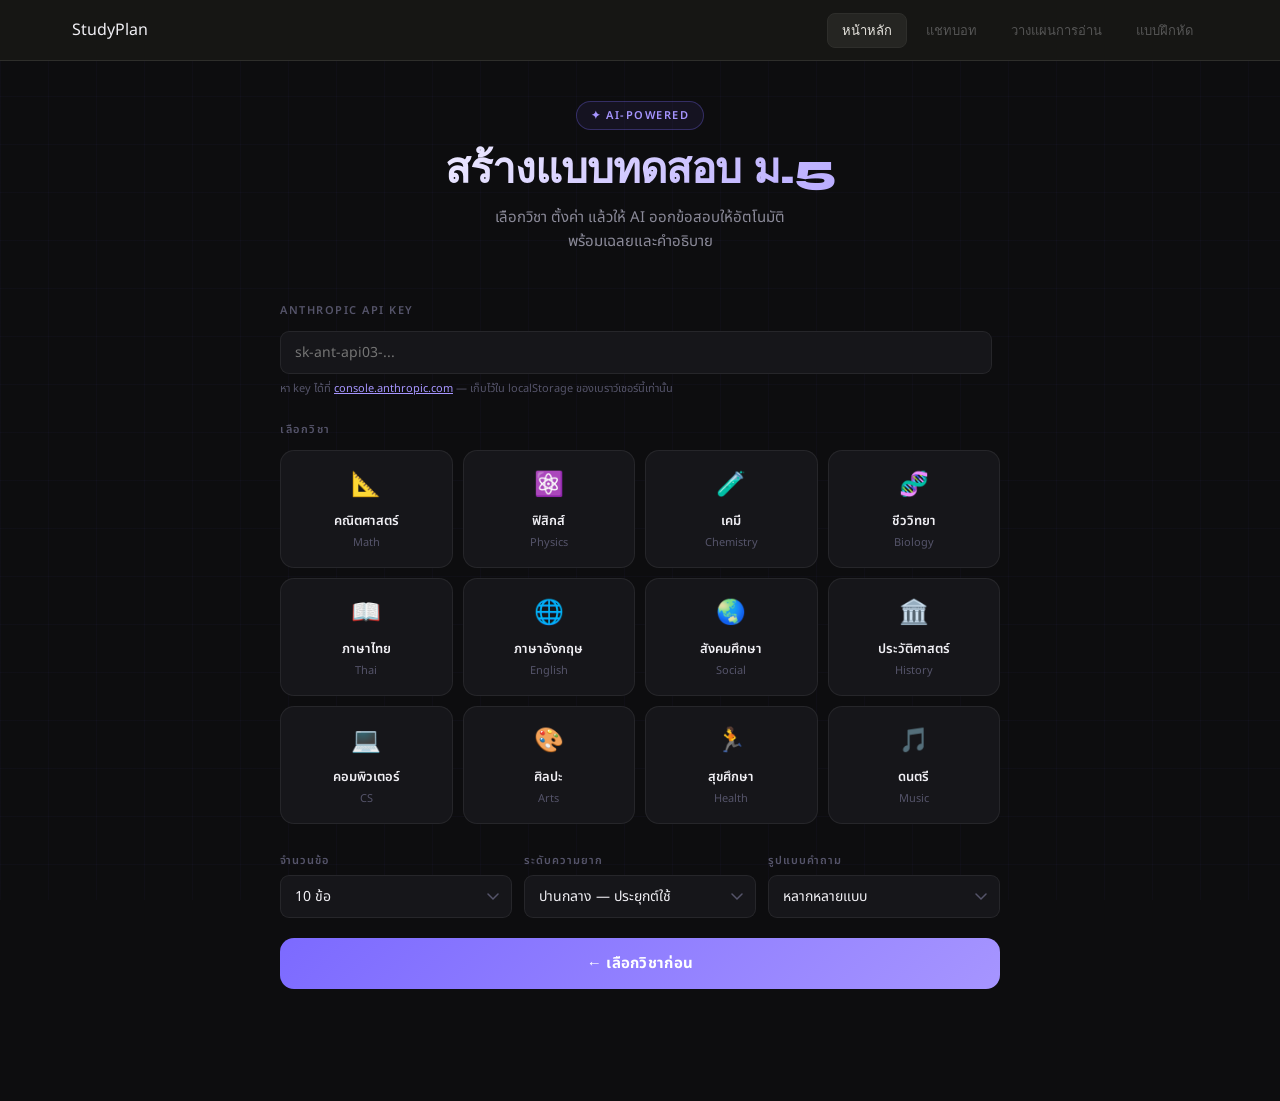
<file: Exam-Maker.html>
<!DOCTYPE html>
<html lang="th">
<head>
  <meta charset="UTF-8">
  <meta name="viewport" content="width=device-width, initial-scale=1.0">
  <title>AI สร้างแบบทดสอบ ม.5</title>
  <link rel="preconnect" href="https://fonts.googleapis.com">
  <link rel="stylesheet" href="Exam-Maker.css">
  <link href="https://fonts.googleapis.com/css2?family=Noto+Sans+Thai:wght@300;400;500;600;700&family=Syne:wght@700;800&display=swap" rel="stylesheet">

</head>
<body>

  <nav class="navbar">
  <div class="nav-inner">
    <span class="nav-brand">StudyPlan</span>
    <div class="nav-links">
      <a href="index.html" class="nav-link nav-active">หน้าหลัก</a>
      <a href="AI-Learnbot.html" class="nav-link">แชทบอท</a>
      <a href="Read-Planner.html" class="nav-link">วางแผนการอ่าน</a>
      <a href="Exam-Maker.html" class="nav-link">แบบฝึกหัด</a>
    </div>
  </div>
  </nav>

<div class="page">

  <div class="header">
    <div class="badge">✦ AI-Powered</div>
    <h1>สร้างแบบทดสอบ ม.5</h1>
    <p>เลือกวิชา ตั้งค่า แล้วให้ AI ออกข้อสอบให้อัตโนมัติ<br>พร้อมเฉลยและคำอธิบาย</p>
  </div>

  <!-- API Key Input -->
  <div id="apiKeySection" style="margin-bottom:1.5rem;animation:fadeUp 0.5s ease both">
    <div class="section-label">Anthropic API Key</div>
    <div style="display:flex;gap:8px;align-items:center">
      <input type="password" id="apiKeyInput" placeholder="sk-ant-api03-..." style="
        flex:1; font-family:'Noto Sans Thai',sans-serif; font-size:14px;
        padding:10px 14px; border:1px solid var(--border); border-radius:var(--radius-sm);
        background:var(--surface); color:var(--text); outline:none;
        transition:border-color 0.2s;
      " oninput="saveKey(this.value)" onfocus="this.style.borderColor='var(--accent)'" onblur="this.style.borderColor='var(--border)'">
      <span id="keyStatus" style="font-size:12px;color:var(--text3);white-space:nowrap"></span>
    </div>
    <p style="font-size:11px;color:var(--text3);margin-top:6px">
      หา key ได้ที่ <a href="https://console.anthropic.com" target="_blank" style="color:var(--accent2)">console.anthropic.com</a> — เก็บไว้ใน localStorage ของเบราว์เซอร์นี้เท่านั้น
    </p>
  </div>

  <div class="section-label">เลือกวิชา</div>
  <div class="subject-grid">
    <button class="subj-btn" data-subj="คณิตศาสตร์" data-eng="Mathematics grade 11 Thai high school (trigonometry, vectors, statistics, calculus basics)" onclick="selectSubj(this)">
      <span class="subj-icon">📐</span><span class="subj-name">คณิตศาสตร์</span><span class="subj-en">Math</span>
    </button>
    <button class="subj-btn" data-subj="ฟิสิกส์" data-eng="Physics grade 11 Thai high school (waves, optics, electromagnetism)" onclick="selectSubj(this)">
      <span class="subj-icon">⚛️</span><span class="subj-name">ฟิสิกส์</span><span class="subj-en">Physics</span>
    </button>
    <button class="subj-btn" data-subj="เคมี" data-eng="Chemistry grade 11 Thai high school (organic chemistry, equilibrium, electrochemistry)" onclick="selectSubj(this)">
      <span class="subj-icon">🧪</span><span class="subj-name">เคมี</span><span class="subj-en">Chemistry</span>
    </button>
    <button class="subj-btn" data-subj="ชีววิทยา" data-eng="Biology grade 11 Thai high school (genetics, evolution, ecology, human body)" onclick="selectSubj(this)">
      <span class="subj-icon">🧬</span><span class="subj-name">ชีววิทยา</span><span class="subj-en">Biology</span>
    </button>
    <button class="subj-btn" data-subj="ภาษาไทย" data-eng="Thai language grade 11 (literature, grammar, writing, classic texts)" onclick="selectSubj(this)">
      <span class="subj-icon">📖</span><span class="subj-name">ภาษาไทย</span><span class="subj-en">Thai</span>
    </button>
    <button class="subj-btn" data-subj="ภาษาอังกฤษ" data-eng="English language grade 11 Thai curriculum (reading comprehension, grammar, vocabulary)" onclick="selectSubj(this)">
      <span class="subj-icon">🌐</span><span class="subj-name">ภาษาอังกฤษ</span><span class="subj-en">English</span>
    </button>
    <button class="subj-btn" data-subj="สังคมศึกษา" data-eng="Social studies grade 11 Thai curriculum (civics, economics, world religions, geography)" onclick="selectSubj(this)">
      <span class="subj-icon">🌏</span><span class="subj-name">สังคมศึกษา</span><span class="subj-en">Social</span>
    </button>
    <button class="subj-btn" data-subj="ประวัติศาสตร์" data-eng="Thai and world history grade 11 (modern history, Thai kingdoms, WWII, Cold War)" onclick="selectSubj(this)">
      <span class="subj-icon">🏛️</span><span class="subj-name">ประวัติศาสตร์</span><span class="subj-en">History</span>
    </button>
    <button class="subj-btn" data-subj="คอมพิวเตอร์" data-eng="Computer science grade 11 (algorithms, programming, databases, networks)" onclick="selectSubj(this)">
      <span class="subj-icon">💻</span><span class="subj-name">คอมพิวเตอร์</span><span class="subj-en">CS</span>
    </button>
    <button class="subj-btn" data-subj="ศิลปะ" data-eng="Arts grade 11 Thai curriculum (art history, Thai art, visual arts theory)" onclick="selectSubj(this)">
      <span class="subj-icon">🎨</span><span class="subj-name">ศิลปะ</span><span class="subj-en">Arts</span>
    </button>
    <button class="subj-btn" data-subj="สุขศึกษา" data-eng="Health education grade 11 Thai curriculum (nutrition, exercise science, mental health)" onclick="selectSubj(this)">
      <span class="subj-icon">🏃</span><span class="subj-name">สุขศึกษา</span><span class="subj-en">Health</span>
    </button>
    <button class="subj-btn" data-subj="ดนตรี" data-eng="Music grade 11 Thai curriculum (music theory, Thai music, world music)" onclick="selectSubj(this)">
      <span class="subj-icon">🎵</span><span class="subj-name">ดนตรี</span><span class="subj-en">Music</span>
    </button>
  </div>

  <div class="config-row">
    <div class="config-group">
      <label>จำนวนข้อ</label>
      <select id="qCount">
        <option value="5">5 ข้อ</option>
        <option value="10" selected>10 ข้อ</option>
        <option value="15">15 ข้อ</option>
        <option value="20">20 ข้อ</option>
      </select>
    </div>
    <div class="config-group">
      <label>ระดับความยาก</label>
      <select id="difficulty">
        <option value="easy">ง่าย — ความรู้ทั่วไป</option>
        <option value="medium" selected>ปานกลาง — ประยุกต์ใช้</option>
        <option value="hard">ยาก — วิเคราะห์เชิงลึก</option>
      </select>
    </div>
    <div class="config-group">
      <label>รูปแบบคำถาม</label>
      <select id="qStyle">
        <option value="mixed">หลากหลายแบบ</option>
        <option value="theory">ทฤษฎี/ความรู้</option>
        <option value="application">โจทย์คำนวณ</option>
        <option value="scenario">สถานการณ์</option>
      </select>
    </div>
  </div>

  <button class="gen-btn" id="genBtn" onclick="generateQuiz()" disabled>
    <span id="genBtnText">← เลือกวิชาก่อน</span>
  </button>

  <div class="quiz-area" id="quizArea"></div>

</div>

<script>
  // ── API Key ──
  function saveKey(val) {
    localStorage.setItem('anthropic_key', val.trim());
    document.getElementById('keyStatus').textContent = val.trim() ? '✓ บันทึกแล้ว' : '';
  }

  // Load saved key on startup
  window.addEventListener('DOMContentLoaded', () => {
    const saved = localStorage.getItem('anthropic_key') || '';
    if (saved) {
      document.getElementById('apiKeyInput').value = saved;
      document.getElementById('keyStatus').textContent = '✓ บันทึกแล้ว';
    }
  });

  // ── State ──
  let selectedBtn = null;
  let questions   = [];
  let answered    = 0;
  let correct     = 0;

  // ── Subject selection ──
  function selectSubj(btn) {
    if (selectedBtn) selectedBtn.classList.remove('active');
    selectedBtn = btn;
    btn.classList.add('active');
    const genBtn = document.getElementById('genBtn');
    genBtn.disabled = false;
    document.getElementById('genBtnText').textContent = '✦ สร้างข้อสอบ' + btn.dataset.subj;
  }

  // ── Generate Quiz ──
  async function generateQuiz() {
    if (!selectedBtn) return;

    const subj    = selectedBtn.dataset.subj;
    const subjEng = selectedBtn.dataset.eng;
    const count   = document.getElementById('qCount').value;
    const diff    = document.getElementById('difficulty').value;
    const style   = document.getElementById('qStyle').value;

    const diffMap = {
      easy:   'easy level, basic recall and knowledge',
      medium: 'medium level, application and understanding',
      hard:   'hard level, analysis, synthesis and critical thinking'
    };

    const styleMap = {
      mixed:       'variety of question styles',
      theory:      'theory and conceptual knowledge questions',
      application: 'calculation and problem-solving questions',
      scenario:    'scenario-based situational questions'
    };

    questions = []; answered = 0; correct = 0;

    const genBtn = document.getElementById('genBtn');
    genBtn.disabled = true;
    document.getElementById('genBtnText').textContent = 'กำลังสร้าง...';
    document.getElementById('quizArea').innerHTML = `
      <div class="loading-msg">
        <div class="loader">
          <div class="dots"><span></span><span></span><span></span></div>
          <span>AI กำลังออกข้อสอบ${subj}...</span>
        </div>
      </div>`;

    const prompt = `You are an expert Thai high school quiz creator for grade 11 (มัธยมศึกษาปีที่ 5) students.

Create exactly ${count} multiple choice questions about: ${subjEng}
Difficulty: ${diffMap[diff]}
Style: ${styleMap[style]}

IMPORTANT RULES:
- ALL questions and choices must be in Thai language
- Each question must have exactly 4 choices labeled ก. ข. ค. ง.
- Questions must be accurate and appropriate for Thai ม.5 curriculum
- Make all 4 choices plausible (avoid obviously wrong answers)
- Explanations should be educational and concise (1-2 sentences)

Return ONLY a valid JSON array with NO markdown, NO backticks, NO extra text:
[
  {
    "q": "คำถามภาษาไทย?",
    "choices": ["ก. ตัวเลือกที่หนึ่ง", "ข. ตัวเลือกที่สอง", "ค. ตัวเลือกที่สาม", "ง. ตัวเลือกที่สี่"],
    "answer": 0,
    "explain": "คำอธิบายสั้นๆ ว่าทำไมข้อนี้ถูก"
  }
]
"answer" is the 0-indexed position of the correct choice.`;

    const apiKey = localStorage.getItem('anthropic_key') || '';
    if (!apiKey) {
      document.getElementById('quizArea').innerHTML = `
        <div class="error-msg">⚠️ กรุณาใส่ Anthropic API Key ก่อนนะ</div>`;
      genBtn.disabled = false;
      document.getElementById('genBtnText').textContent = '✦ สร้างข้อสอบ' + subj;
      return;
    }

    try {
      const resp = await fetch('https://api.anthropic.com/v1/messages', {
        method: 'POST',
        headers: {
          'Content-Type': 'application/json',
          'x-api-key': apiKey,
          'anthropic-version': '2023-06-01',
          'anthropic-dangerous-direct-browser-access': 'true'
        },
        body: JSON.stringify({
          model: 'claude-sonnet-4-20250514',
          max_tokens: 4000,
          messages: [{ role: 'user', content: prompt }]
        })
      });

      if (!resp.ok) throw new Error(`HTTP ${resp.status}`);

      const data = await resp.json();
      let raw = data.content.map(b => b.text || '').join('');
      raw = raw.replace(/```json|```/g, '').trim();
      const start = raw.indexOf('['), end = raw.lastIndexOf(']');
      if (start === -1 || end === -1) throw new Error('Invalid JSON response');
      questions = JSON.parse(raw.substring(start, end + 1));
      renderQuiz(subj);

    } catch (e) {
      document.getElementById('quizArea').innerHTML = `
        <div class="error-msg">
          ⚠️ เกิดข้อผิดพลาด กรุณาลองใหม่อีกครั้ง<br>
          <small style="color:var(--text3);margin-top:6px;display:block">${e.message}</small>
        </div>`;
    }

    genBtn.disabled = false;
    document.getElementById('genBtnText').textContent = '↺ ออกข้อสอบใหม่ ' + subj;
  }

  // ── Render Questions ──
  function renderQuiz(subj) {
    const total = questions.length;
    const area  = document.getElementById('quizArea');

    let html = `
      <div class="score-bar">
        <div class="score-info">
          <div class="score-subject">วิชา${subj}</div>
          <div class="score-nums"><span id="scoreCorrect">0</span> / ${total} ข้อ</div>
        </div>
        <div class="progress-wrap">
          <div class="progress-bar" id="progressBar"></div>
        </div>
        <button class="retry-btn" onclick="generateQuiz()">↺ ออกใหม่</button>
      </div>`;

    questions.forEach((q, i) => {
      html += `
        <div class="q-card" style="animation-delay:${i * 0.05}s">
          <div class="q-header"><span class="q-num-badge">ข้อ ${i + 1}</span></div>
          <div class="q-text">${q.q}</div>
          <div class="choices" id="choices${i}">
            ${q.choices.map((c, ci) => `<button class="choice" onclick="answer(${i},${ci})">${c}</button>`).join('')}
          </div>
          <div class="explain" id="exp${i}"><span class="explain-icon">💡 </span>${q.explain}</div>
        </div>`;
    });

    area.innerHTML = html;
  }

  // ── Handle Answer ──
  function answer(qi, ci) {
    const q    = questions[qi];
    const btns = document.querySelectorAll(`#choices${qi} .choice`);
    btns.forEach(b => b.disabled = true);

    if (ci === q.answer) {
      btns[ci].classList.add('correct');
      correct++;
    } else {
      btns[ci].classList.add('wrong');
      btns[q.answer].classList.add('show-correct');
    }

    document.getElementById(`exp${qi}`).style.display = 'block';
    answered++;
    document.getElementById('scoreCorrect').textContent = correct;
    document.getElementById('progressBar').style.width = (answered / questions.length * 100) + '%';

    if (answered === questions.length) setTimeout(showResult, 400);
  }

  // ── Show Final Result ──
  function showResult() {
    const pct = Math.round(correct / questions.length * 100);
    const map = [
      [80, '🏆', 'ยอดเยี่ยมมาก!'],
      [60, '👍', 'ทำได้ดี ลองพัฒนาอีกนิด'],
      [40, '📚', 'ต้องทบทวนเพิ่มเติมนะ'],
      [0,  '💪', 'สู้ๆ อย่าท้อ!']
    ];
    const [, emoji, msg] = map.find(([min]) => pct >= min);

    const banner = document.createElement('div');
    banner.className = 'result-banner';
    banner.innerHTML = `
      <span class="result-emoji">${emoji}</span>
      <div class="result-title">${correct} / ${questions.length} ข้อ (${pct}%)</div>
      <div class="result-sub">${msg}</div>`;

    const area = document.getElementById('quizArea');
    area.querySelector('.score-bar').insertAdjacentElement('afterend', banner);
    banner.scrollIntoView({ behavior: 'smooth', block: 'center' });
  }
</script>
</body>
</html>
</file>
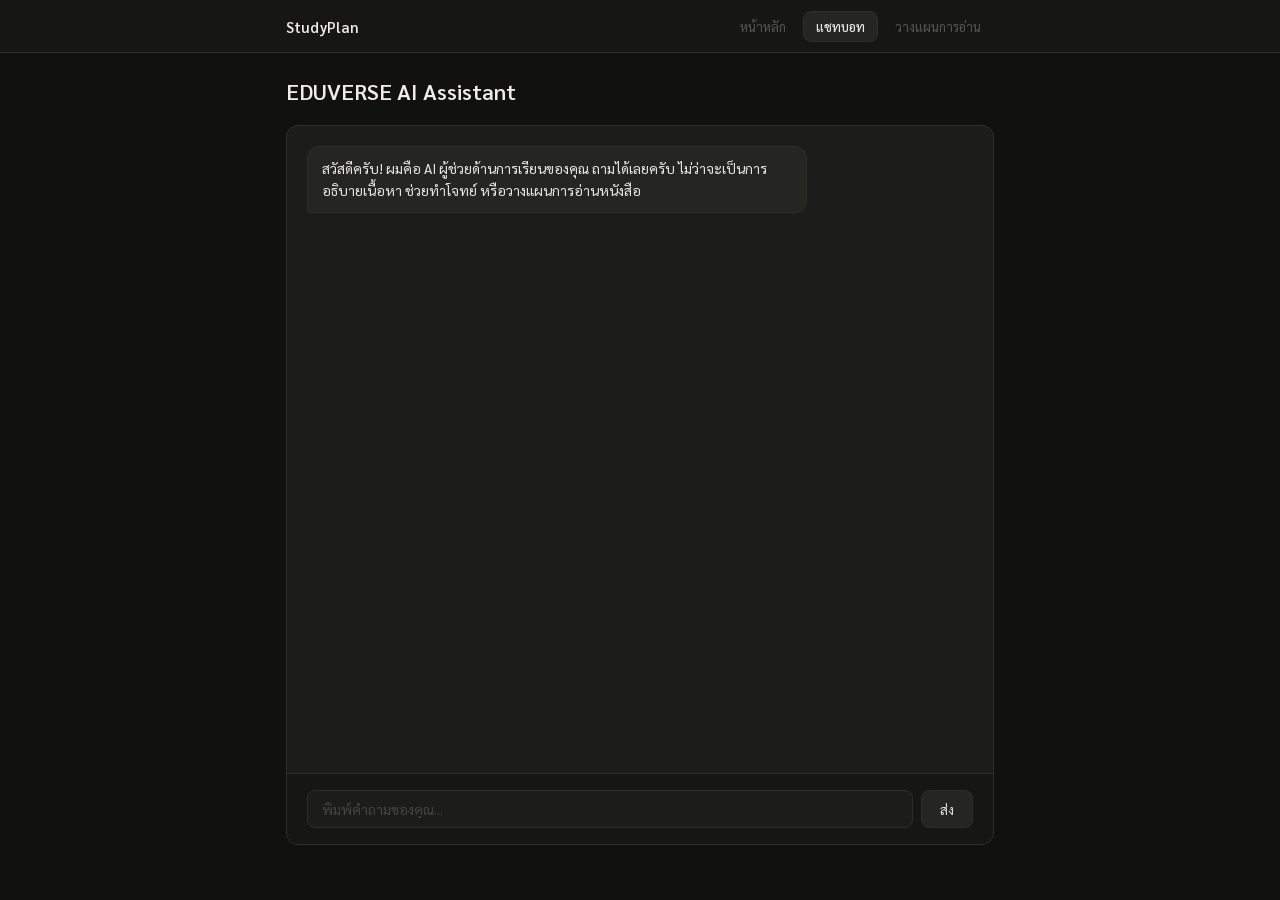
<file: eduverse-web/chatbot.html>
<!DOCTYPE html>
<html lang="th">
<head>
<meta charset="UTF-8">
<meta name="viewport" content="width=device-width, initial-scale=1.0">
<title>EDUVERSE AI Chat</title>
<link rel="stylesheet" href="chatbot.css">
<link href="https://fonts.googleapis.com/css2?family=Sarabun:wght@400;500;600&display=swap" rel="stylesheet">
</head>
<body>

<nav class="navbar">
  <div class="nav-inner">
    <span class="nav-brand">StudyPlan</span>
    <div class="nav-links">
      <a href="home.html" class="nav-link">หน้าหลัก</a>
      <a href="chatbot.html" class="nav-link nav-active">แชทบอท</a>
      <a href="plan.html" class="nav-link">วางแผนการอ่าน</a>
    </div>
  </div>
</nav>

<div class="app">
  <h1>EDUVERSE AI Assistant</h1>

  <div class="chat-container">
    <div class="chat-box" id="chat-box">
      <div class="message ai">
        สวัสดีครับ! ผมคือ AI ผู้ช่วยด้านการเรียนของคุณ ถามได้เลยครับ ไม่ว่าจะเป็นการอธิบายเนื้อหา ช่วยทำโจทย์ หรือวางแผนการอ่านหนังสือ
      </div>
    </div>

    <div class="input-area">
      <input id="user-input" placeholder="พิมพ์คำถามของคุณ...">
      <button id="send-btn" onclick="sendMessage()">ส่ง</button>
    </div>
  </div>


</div>

<script>
const SYSTEM_PROMPT = `คุณคือผู้ช่วย AI ด้านการศึกษาชื่อ EDUVERSE คุณเชี่ยวชาญในการช่วยนักเรียนและนักศึกษาเรื่องต่าง ๆ ดังนี้:
- อธิบายเนื้อหาวิชาต่าง ๆ เช่น คณิตศาสตร์ ฟิสิกส์ เคมี ชีววิทยา ภาษาอังกฤษ ประวัติศาสตร์ ฯลฯ
- ช่วยแก้โจทย์และอธิบายวิธีคิดทีละขั้นตอน
- แนะนำเทคนิคการเรียน การจำ และการทบทวนบทเรียน
- ช่วยวางแผนการอ่านหนังสือและเตรียมสอบ
- สรุปเนื้อหาที่ซับซ้อนให้เข้าใจง่าย

ตอบเป็นภาษาไทยเสมอ ยกเว้นเมื่อผู้ใช้ถามเป็นภาษาอื่น ใช้ภาษาที่เป็นมิตรและกระชับ หากเป็นโจทย์คณิตศาสตร์หรือวิทยาศาสตร์ ให้แสดงขั้นตอนการคิดอย่างละเอียด`;

let conversationHistory = [];

const API_KEY = "YOUR_API_KEY_HERE"; // ใส่ Anthropic API Key ของคุณตรงนี้

function getApiKey() {
  return API_KEY;
}

function appendMessage(role, text) {
  const chat = document.getElementById("chat-box");
  const div = document.createElement("div");
  div.className = `message ${role}`;
  div.textContent = text;
  chat.appendChild(div);
  chat.scrollTop = chat.scrollHeight;
  return div;
}

function setLoading(on) {
  const btn = document.getElementById("send-btn");
  const input = document.getElementById("user-input");
  btn.disabled = on;
  input.disabled = on;
  btn.textContent = on ? "..." : "ส่ง";
}

async function sendMessage() {
  const input = document.getElementById("user-input");
  const text = input.value.trim();
  if (!text) return;

  const apiKey = getApiKey();
  if (!apiKey || apiKey === "YOUR_API_KEY_HERE") {
    appendMessage("ai", "⚠️ กรุณาใส่ API Key ในโค้ดก่อนนะครับ (ตัวแปร API_KEY)");
    return;
  }

  appendMessage("user", text);
  input.value = "";
  conversationHistory.push({ role: "user", content: text });

  setLoading(true);
  const loadingDiv = appendMessage("ai", "กำลังคิด...");

  try {
    const response = await fetch("https://api.anthropic.com/v1/messages", {
      method: "POST",
      headers: {
        "Content-Type": "application/json",
        "x-api-key": apiKey,
        "anthropic-version": "2023-06-01",
        "anthropic-dangerous-direct-browser-access": "true"
      },
      body: JSON.stringify({
        model: "claude-sonnet-4-20250514",
        max_tokens: 1024,
        system: SYSTEM_PROMPT,
        messages: conversationHistory
      })
    });

    const data = await response.json();

    if (!response.ok) {
      const errMsg = data?.error?.message || "เกิดข้อผิดพลาด กรุณาตรวจสอบ API Key";
      loadingDiv.textContent = "⚠️ " + errMsg;
      conversationHistory.pop();
    } else {
      const reply = data.content[0].text;
      loadingDiv.textContent = reply;
      conversationHistory.push({ role: "assistant", content: reply });
    }
  } catch (err) {
    loadingDiv.textContent = "⚠️ ไม่สามารถเชื่อมต่อได้ กรุณาลองใหม่อีกครั้ง";
    conversationHistory.pop();
  }

  setLoading(false);
  document.getElementById("chat-box").scrollTop = document.getElementById("chat-box").scrollHeight;
}

document.getElementById("user-input").addEventListener("keydown", function(e) {
  if (e.key === "Enter" && !e.shiftKey) sendMessage();
});
</script>

</body>
</html>
</file>
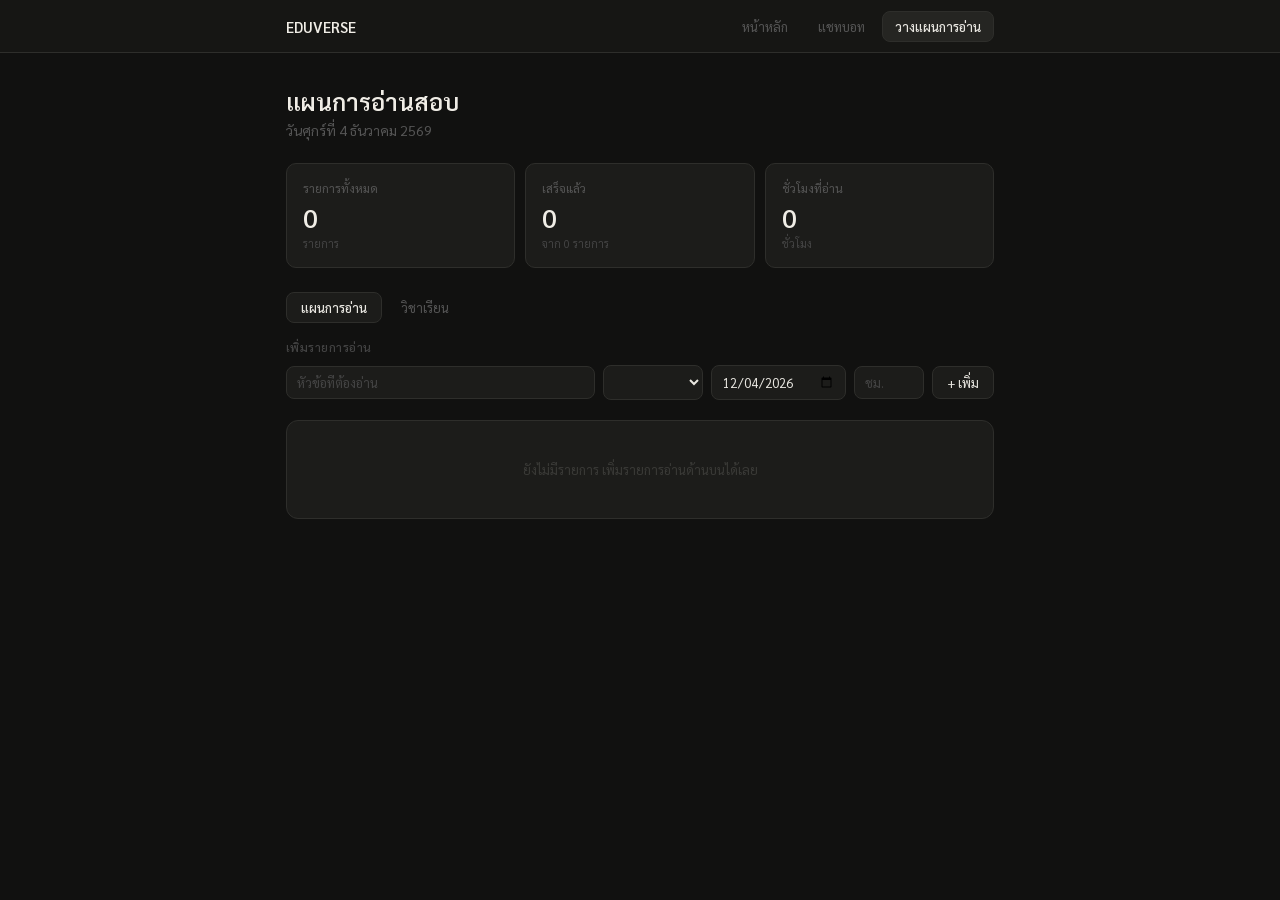
<file: eduverse-web/plan.html>
<!DOCTYPE html>
<html lang="th">
<head>
<meta charset="UTF-8">
<meta name="viewport" content="width=device-width, initial-scale=1.0">
<title>แผนการอ่านสอบ</title>
<link rel="stylesheet" href="plan.css">
<link href="https://fonts.googleapis.com/css2?family=Sarabun:wght@400;500;600&display=swap" rel="stylesheet">
</head>
<body>
 
<nav class="navbar">
  <div class="nav-inner">
    <span class="nav-brand">EDUVERSE</span>
    <div class="nav-links">
      <a href="home.html" class="nav-link">หน้าหลัก</a>
      <a href="chatbot.html" class="nav-link">แชทบอท</a>
      <a href="plan.html" class="nav-link nav-active">วางแผนการอ่าน</a>
    </div>
  </div>
</nav>
 
<div class="app">
  <h1>แผนการอ่านสอบ</h1>
  <p class="subtitle" id="today-date"></p>
 
  <div class="stats-row" id="stats-row"></div>
 
  <div class="tab-row">
    <button class="tab active" onclick="switchTab('plan')">แผนการอ่าน</button>
    <button class="tab" onclick="switchTab('subjects')">วิชาเรียน</button>
  </div>
 
  <div id="tab-plan">
    <div class="section-label">เพิ่มรายการอ่าน</div>
    <div class="add-form">
      <input type="text" id="task-title" placeholder="หัวข้อที่ต้องอ่าน" style="flex:2;min-width:130px;">
      <select id="task-subject" style="min-width:100px;"></select>
      <input type="date" id="task-date" style="min-width:130px;">
      <input type="number" id="task-hours" placeholder="ชม." min="0.5" step="0.5" style="width:70px;">
      <button onclick="addTask()">+ เพิ่ม</button>
    </div>
    <div class="card">
      <div id="task-list"></div>
    </div>
  </div>
 
  <!-- Tab: Subjects -->
  <div id="tab-subjects" style="display:none;">
    <div class="section-label">เพิ่มวิชาเรียน</div>
    <div class="add-form">
      <input type="text" id="subj-name" placeholder="ชื่อวิชา" style="flex:1;min-width:120px;">
      <input type="date" id="subj-exam" title="วันสอบ">
      <select id="subj-color">
        <option value="#378ADD">น้ำเงิน</option>
        <option value="#1D9E75">เขียว</option>
        <option value="#D4537E">ชมพู</option>
        <option value="#EF9F27">เหลือง</option>
        <option value="#7F77DD">ม่วง</option>
        <option value="#D85A30">ส้ม</option>
      </select>
      <button onclick="addSubject()">+ เพิ่มวิชา</button>
    </div>
    <div class="card">
      <div id="subject-list"></div>
    </div>
  </div>
</div>
 
<script>
let subjects = [];
let tasks = [];
 
const lightColor = {
  '#378ADD':'#ddeefb', '#1D9E75':'#d0f0e5', '#D4537E':'#fad6e4',
  '#EF9F27':'#fde8bc', '#7F77DD':'#e4e2f9', '#D85A30':'#fad8cc'
};
 
document.getElementById('today-date').textContent =
  new Date().toLocaleDateString('th-TH', { weekday:'long', year:'numeric', month:'long', day:'numeric' });
document.getElementById('task-date').value = new Date().toISOString().slice(0,10);
 
function switchTab(t) {
  document.getElementById('tab-plan').style.display = t === 'plan' ? '' : 'none';
  document.getElementById('tab-subjects').style.display = t === 'subjects' ? '' : 'none';
  document.querySelectorAll('.tab').forEach((b, i) =>
    b.classList.toggle('active', (t==='plan'&&i===0)||(t==='subjects'&&i===1)));
}
 
function renderStats() {
  const done  = tasks.filter(t => t.done).length;
  const total = tasks.length;
  const hrs   = tasks.filter(t => t.done).reduce((a, b) => a + b.hours, 0);
  document.getElementById('stats-row').innerHTML = `
    <div class="stat-card"><div class="stat-label">รายการทั้งหมด</div><div class="stat-value">${total}</div><div class="stat-sub">รายการ</div></div>
    <div class="stat-card"><div class="stat-label">เสร็จแล้ว</div><div class="stat-value">${done}</div><div class="stat-sub">จาก ${total} รายการ</div></div>
    <div class="stat-card"><div class="stat-label">ชั่วโมงที่อ่าน</div><div class="stat-value">${hrs}</div><div class="stat-sub">ชั่วโมง</div></div>`;
}
 
function renderSubjects() {
  const sel = document.getElementById('task-subject');
  const cur = sel.value;
  sel.innerHTML = subjects.map(s => `<option value="${s.id}">${s.name}</option>`).join('');
  if (cur) sel.value = cur;
 
  const el = document.getElementById('subject-list');
  if (!subjects.length) { el.innerHTML = '<div class="empty">ยังไม่มีวิชา เพิ่มวิชาด้านบนได้เลย</div>'; return; }
  el.innerHTML = subjects.map(s => {
    const sDone  = tasks.filter(t => t.subjectId === s.id && t.done).length;
    const sTotal = tasks.filter(t => t.subjectId === s.id).length;
    const pct    = sTotal ? Math.round(sDone / sTotal * 100) : 0;
    const days   = s.examDate ? Math.ceil((new Date(s.examDate) - new Date()) / 86400000) : null;
    return `<div class="subject-row">
      <div class="dot" style="background:${s.color}"></div>
      <div class="subject-name">${s.name}</div>
      ${s.examDate ? `<span class="exam-badge">${days >= 0 ? `อีก ${days} วัน` : 'สอบแล้ว'}</span>` : ''}
      <div class="progress-wrap">
        <div class="progress-bar"><div class="progress-fill" style="width:${pct}%;background:${s.color}"></div></div>
        <div class="progress-pct">${pct}% เสร็จ</div>
      </div>
      <button class="btn-sm btn-del" onclick="delSubject(${s.id})">ลบ</button>
    </div>`;
  }).join('');
}
 
function renderTasks() {
  const el = document.getElementById('task-list');
  const sorted = [...tasks].sort((a, b) => a.date.localeCompare(b.date));
  if (!sorted.length) { el.innerHTML = '<div class="empty">ยังไม่มีรายการ เพิ่มรายการอ่านด้านบนได้เลย</div>'; return; }
  el.innerHTML = sorted.map(t => {
    const s  = subjects.find(x => x.id === t.subjectId);
    const bg = s ? (lightColor[s.color] || '#eee') : '#eee';
    const fg = s ? s.color : '#888';
    const d  = new Date(t.date).toLocaleDateString('th-TH', { month: 'short', day: 'numeric' });
    return `<div class="plan-row">
      <div class="check-box ${t.done ? 'done' : ''}" onclick="toggleTask(${t.id})"></div>
      <div style="flex:1">
        <div class="plan-title ${t.done ? 'crossed' : ''}">${t.title}</div>
        ${s ? `<span class="plan-tag" style="background:${bg};color:${fg}">${s.name}</span>` : ''}
      </div>
      <div class="plan-right">
        <span class="plan-date">${d}</span>
        <span class="plan-hours">${t.hours} ชม.</span>
        <button class="btn-sm btn-del" onclick="delTask(${t.id})">ลบ</button>
      </div>
    </div>`;
  }).join('');
}
 
function addSubject() {
  const name  = document.getElementById('subj-name').value.trim();
  const exam  = document.getElementById('subj-exam').value;
  const color = document.getElementById('subj-color').value;
  if (!name) return;
  subjects.push({ id: Date.now(), name, examDate: exam, color });
  document.getElementById('subj-name').value = '';
  document.getElementById('subj-exam').value = '';
  render();
}
 
function delSubject(id) {
  subjects = subjects.filter(s => s.id !== id);
  tasks    = tasks.filter(t => t.subjectId !== id);
  render();
}
 
function addTask() {
  const title     = document.getElementById('task-title').value.trim();
  const subjectId = parseInt(document.getElementById('task-subject').value);
  const date      = document.getElementById('task-date').value;
  const hours     = parseFloat(document.getElementById('task-hours').value) || 1;
  if (!title || !date) return;
  tasks.push({ id: Date.now(), title, subjectId, date, hours, done: false });
  document.getElementById('task-title').value = '';
  render();
}
 
function delTask(id) {
  tasks = tasks.filter(t => t.id !== id);
  render();
}
 
function toggleTask(id) {
  const t = tasks.find(x => x.id === id);
  if (t) t.done = !t.done;
  render();
}
 
function render() {
  renderStats();
  renderSubjects();
  renderTasks();
}
 
render();
</script>
</body>
</html>
</file>
<file: Exam-Maker.css>
:root {
      --bg: #0d0d0f;
      --surface: #16161a;
      --surface2: #1e1e24;
      --border: rgba(255,255,255,0.07);
      --border2: rgba(255,255,255,0.13);
      --text: #f0eff4;
      --text2: #8b8a99;
      --text3: #55546a;
      --accent: #7c6aff;
      --accent2: #a695ff;
      --accent-glow: rgba(124,106,255,0.18);
      --green: #22c55e;
      --green-bg: rgba(34,197,94,0.1);
      --red: #ef4444;
      --red-bg: rgba(239,68,68,0.1);
      --radius: 14px;
      --radius-sm: 9px;
    }

    * { box-sizing: border-box; margin: 0; padding: 0; }

    body {
      font-family: 'Noto Sans Thai', sans-serif;
      background: var(--bg);
      color: var(--text);
      min-height: 100vh;
      overflow-x: hidden;
    }

    body::before {
      content: '';
      position: fixed;
      inset: 0;
      background-image:
        linear-gradient(rgba(124,106,255,0.03) 1px, transparent 1px),
        linear-gradient(90deg, rgba(124,106,255,0.03) 1px, transparent 1px);
      background-size: 48px 48px;
      pointer-events: none;
      z-index: 0;
    }

    .page {
      position: relative;
      z-index: 1;
      max-width: 760px;
      margin: 0 auto;
      padding: 2.5rem 1.25rem 5rem;
    }

    /* ── Header ── */
    .header {
      text-align: center;
      margin-bottom: 3rem;
      animation: fadeUp 0.5s ease both;
    }

    .badge {
      display: inline-block;
      font-size: 11px;
      font-weight: 600;
      letter-spacing: 1.5px;
      text-transform: uppercase;
      color: var(--accent2);
      border: 1px solid rgba(124,106,255,0.3);
      background: rgba(124,106,255,0.08);
      padding: 5px 14px;
      border-radius: 100px;
      margin-bottom: 1rem;
    }

    .header h1 {
      font-family: 'Syne', sans-serif;
      font-size: clamp(28px, 5vw, 42px);
      font-weight: 800;
      letter-spacing: -1px;
      line-height: 1.15;
      background: linear-gradient(135deg, #fff 0%, var(--accent2) 100%);
      -webkit-background-clip: text;
      -webkit-text-fill-color: transparent;
      background-clip: text;
    }

    .header p {
      margin-top: 0.75rem;
      font-size: 15px;
      color: var(--text2);
      line-height: 1.6;
    }

    /* ── Section Label ── */
    .section-label {
      font-size: 11px;
      font-weight: 600;
      letter-spacing: 1.5px;
      text-transform: uppercase;
      color: var(--text3);
      margin-bottom: 0.75rem;
    }

    /* ── Subject Grid ── */
    .subject-grid {
      display: grid;
      grid-template-columns: repeat(4, 1fr);
      gap: 10px;
      margin-bottom: 1.75rem;
      animation: fadeUp 0.5s 0.1s ease both;
    }

    .subj-btn {
      background: var(--surface);
      border: 1px solid var(--border);
      border-radius: var(--radius);
      padding: 16px 10px;
      cursor: pointer;
      transition: all 0.2s;
      text-align: center;
      font-family: 'Noto Sans Thai', sans-serif;
      position: relative;
      overflow: hidden;
    }

    .subj-btn::after {
      content: '';
      position: absolute;
      inset: 0;
      background: var(--accent-glow);
      opacity: 0;
      transition: opacity 0.2s;
    }

    .subj-btn:hover { border-color: var(--border2); transform: translateY(-2px); }
    .subj-btn:hover::after { opacity: 1; }

    .subj-btn.active {
      border-color: var(--accent);
      background: rgba(124,106,255,0.12);
      box-shadow: 0 0 0 1px var(--accent), 0 0 20px rgba(124,106,255,0.15);
    }

    .subj-icon { font-size: 24px; display: block; margin-bottom: 8px; }
    .subj-name { font-size: 13px; font-weight: 600; color: var(--text); display: block; }
    .subj-en { font-size: 11px; color: var(--text3); margin-top: 3px; display: block; }

    /* ── Config ── */
    .config-row {
      display: flex;
      gap: 12px;
      margin-bottom: 1.25rem;
      flex-wrap: wrap;
      animation: fadeUp 0.5s 0.15s ease both;
    }

    .config-group {
      display: flex;
      flex-direction: column;
      gap: 6px;
      flex: 1;
      min-width: 140px;
    }

    .config-group label {
      font-size: 11px;
      font-weight: 600;
      letter-spacing: 1px;
      text-transform: uppercase;
      color: var(--text3);
    }

    select {
      font-family: 'Noto Sans Thai', sans-serif;
      font-size: 14px;
      padding: 10px 14px;
      border: 1px solid var(--border);
      border-radius: var(--radius-sm);
      background: var(--surface);
      color: var(--text);
      cursor: pointer;
      outline: none;
      transition: border-color 0.2s;
      appearance: none;
      background-image: url("data:image/svg+xml,%3Csvg xmlns='http://www.w3.org/2000/svg' width='12' height='8' viewBox='0 0 12 8'%3E%3Cpath d='M1 1l5 5 5-5' stroke='%2355546a' stroke-width='1.5' fill='none' stroke-linecap='round'/%3E%3C/svg%3E");
      background-repeat: no-repeat;
      background-position: right 12px center;
      padding-right: 36px;
    }

    select:focus { border-color: var(--accent); }

    /* ── Generate Button ── */
    .gen-btn {
      font-family: 'Noto Sans Thai', sans-serif;
      font-size: 15px;
      font-weight: 700;
      padding: 14px 24px;
      border: none;
      border-radius: var(--radius);
      background: linear-gradient(135deg, #7c6aff, #a695ff);
      color: #fff;
      cursor: pointer;
      transition: all 0.2s;
      width: 100%;
      letter-spacing: 0.3px;
      position: relative;
      overflow: hidden;
      animation: fadeUp 0.5s 0.2s ease both;
    }

    .gen-btn::before {
      content: '';
      position: absolute;
      inset: 0;
      background: linear-gradient(135deg, #9e90ff, #c0b2ff);
      opacity: 0;
      transition: opacity 0.2s;
    }

    .gen-btn:hover:not(:disabled)::before { opacity: 1; }
    .gen-btn:hover:not(:disabled) { transform: translateY(-1px); box-shadow: 0 8px 24px rgba(124,106,255,0.35); }
    .gen-btn:active:not(:disabled) { transform: translateY(0); }
    .gen-btn:disabled { opacity: 0.4; cursor: not-allowed; }
    .gen-btn span { position: relative; z-index: 1; }

    /* ── Quiz Area ── */
    .quiz-area { margin-top: 2rem; }

    /* ── Score Bar ── */
    .score-bar {
      background: var(--surface);
      border: 1px solid var(--border);
      border-radius: var(--radius);
      padding: 1rem 1.25rem;
      margin-bottom: 1.25rem;
      display: flex;
      align-items: center;
      justify-content: space-between;
      flex-wrap: wrap;
      gap: 12px;
      animation: fadeUp 0.35s ease both;
    }

    .score-subject { font-size: 12px; color: var(--text3); font-weight: 500; letter-spacing: 0.5px; margin-bottom: 4px; }
    .score-nums { font-size: 22px; font-weight: 700; color: var(--text); }
    .score-nums span { color: var(--accent2); }

    .progress-wrap {
      flex: 1;
      min-width: 140px;
      height: 4px;
      background: var(--border);
      border-radius: 100px;
      overflow: hidden;
    }

    .progress-bar {
      height: 100%;
      background: linear-gradient(90deg, #7c6aff, #a695ff);
      border-radius: 100px;
      transition: width 0.4s ease;
      width: 0%;
    }

    .retry-btn {
      font-family: 'Noto Sans Thai', sans-serif;
      font-size: 13px;
      font-weight: 600;
      padding: 8px 16px;
      border: 1px solid var(--border2);
      border-radius: var(--radius-sm);
      background: transparent;
      color: var(--text2);
      cursor: pointer;
      transition: all 0.2s;
    }

    .retry-btn:hover { border-color: var(--accent); color: var(--accent2); }

    /* ── Loading ── */
    .loading-msg {
      text-align: center;
      padding: 3rem 2rem;
      color: var(--text2);
      font-size: 15px;
    }

    .loader { display: inline-flex; align-items: center; gap: 10px; }
    .dots { display: flex; gap: 5px; }

    .dots span {
      width: 7px;
      height: 7px;
      background: var(--accent);
      border-radius: 50%;
      animation: bounce 1.2s ease infinite;
    }

    .dots span:nth-child(2) { animation-delay: 0.2s; }
    .dots span:nth-child(3) { animation-delay: 0.4s; }

    /* ── Question Card ── */
    .q-card {
      background: var(--surface);
      border: 1px solid var(--border);
      border-radius: var(--radius);
      padding: 1.25rem 1.5rem;
      margin-bottom: 1rem;
      animation: fadeUp 0.35s ease both;
    }

    .q-header { display: flex; align-items: center; gap: 10px; margin-bottom: 12px; }

    .q-num-badge {
      font-size: 11px;
      font-weight: 700;
      letter-spacing: 0.5px;
      color: var(--accent2);
      background: rgba(124,106,255,0.12);
      border: 1px solid rgba(124,106,255,0.2);
      padding: 3px 10px;
      border-radius: 100px;
      white-space: nowrap;
    }

    .q-text {
      font-size: 16px;
      font-weight: 500;
      color: var(--text);
      line-height: 1.65;
      margin-bottom: 1rem;
    }

    .choices { display: flex; flex-direction: column; gap: 8px; }

    .choice {
      padding: 11px 15px;
      border: 1px solid var(--border);
      border-radius: var(--radius-sm);
      font-size: 14px;
      color: var(--text2);
      cursor: pointer;
      transition: all 0.18s;
      background: var(--surface2);
      text-align: left;
      font-family: 'Noto Sans Thai', sans-serif;
      line-height: 1.55;
    }

    .choice:hover:not(:disabled) { border-color: var(--border2); color: var(--text); background: rgba(255,255,255,0.04); }
    .choice.correct { background: var(--green-bg); border-color: rgba(34,197,94,0.4); color: var(--green); }
    .choice.wrong { background: var(--red-bg); border-color: rgba(239,68,68,0.4); color: var(--red); }
    .choice.show-correct { background: var(--green-bg); border-color: rgba(34,197,94,0.3); color: var(--green); opacity: 0.7; }
    .choice:disabled { cursor: default; }

    .explain {
      margin-top: 12px;
      padding: 11px 14px;
      background: rgba(124,106,255,0.07);
      border: 1px solid rgba(124,106,255,0.15);
      border-radius: var(--radius-sm);
      font-size: 13px;
      color: var(--text2);
      line-height: 1.65;
      display: none;
    }

    .explain-icon { color: var(--accent2); font-weight: 600; }

    /* ── Result Banner ── */
    .result-banner {
      background: var(--surface);
      border: 1px solid var(--border);
      border-radius: var(--radius);
      padding: 2rem;
      text-align: center;
      margin-bottom: 1rem;
      animation: fadeUp 0.4s ease both;
    }

    .result-emoji { font-size: 48px; display: block; margin-bottom: 1rem; }
    .result-title { font-family: 'Syne', sans-serif; font-size: 22px; font-weight: 800; color: var(--text); margin-bottom: 6px; }
    .result-sub { font-size: 14px; color: var(--text2); }

    /* ── Error ── */
    .error-msg { text-align: center; padding: 2rem; color: var(--red); font-size: 14px; }

    /* ── Animations ── */
    @keyframes fadeUp {
      from { opacity: 0; transform: translateY(14px); }
      to   { opacity: 1; transform: translateY(0); }
    }

    @keyframes bounce {
      0%, 80%, 100% { transform: scale(0.6); opacity: 0.4; }
      40%           { transform: scale(1);   opacity: 1; }
    }

    /* ── Responsive ── */
    @media (max-width: 600px) { .subject-grid { grid-template-columns: repeat(3, 1fr); } }
    @media (max-width: 400px) { .subject-grid { grid-template-columns: repeat(2, 1fr); } }
    @media (max-width: 520px) {
      .config-row { flex-direction: column; }
      .score-bar  { flex-direction: column; align-items: flex-start; }
    }

    .navbar {
    position: sticky;
    top: 0;
    z-index: 100;
    background: #161614;
    border-bottom: 0.5px solid #2e2e2b;
}
 
.nav-inner {
    max-width: 1200px;
    margin: 0 auto;
    padding: 0 2rem;
    height: 60px;
    display: flex;
    align-items: center;
    justify-content: space-between;
}
 
.nav-logo {
    max-width: 120px;
    display: flex;
    align-items: center;
}
 
.nav-logo img {
    width: 120px;
    height: auto;
}
 
.nav-links {
    list-style: none;
    display: flex;
    align-items: center;
    gap: 4px;
}
 
.nav-link {
    font-size: 13px;
    font-family: 'Sarabun', sans-serif;
    padding: 6px 14px;
    border-radius: 8px;
    color: #555;
    text-decoration: none;
    border: 0.5px solid transparent;
    transition: color 0.15s, background 0.15s;
}
 
.nav-link:hover {
    color: #e8e6e0;
    background: #252522;
}
 
.nav-active {
    color: #e8e6e0;
    border-color: #2e2e2b;
    background: #252522;
    font-weight: 500;
}
</file>
<file: eduverse-web/chatbot.css>
* {
  box-sizing: border-box;
  margin: 0;
  padding: 0;
}

body {
  font-family: 'Sarabun', sans-serif;
  background: #111110;
  color: #e8e6e0;
  min-height: 100vh;
}

/* Navbar */
.navbar {
  position: sticky;
  top: 0;
  z-index: 100;
  background: #161614;
  border-bottom: 0.5px solid #2e2e2b;
}

.nav-inner {
  max-width: 740px;
  margin: 0 auto;
  padding: 0 1rem;
  height: 52px;
  display: flex;
  align-items: center;
  justify-content: space-between;
}

.nav-brand {
  font-size: 15px;
  font-weight: 600;
  color: #f0ede6;
  letter-spacing: 0.01em;
}

.nav-links {
  display: flex;
  gap: 4px;
}

.nav-link {
  font-size: 13px;
  font-family: 'Sarabun', sans-serif;
  padding: 6px 12px;
  border-radius: 8px;
  color: #555;
  text-decoration: none;
  border: 0.5px solid transparent;
  transition: color 0.15s, background 0.15s;
}

.nav-link:hover {
  color: #e8e6e0;
  background: #252522;
}

.nav-active {
  color: #e8e6e0;
  border-color: #2e2e2b;
  background: #252522;
  font-weight: 500;
}

/* Layout */
.app {
  max-width: 740px;
  margin: 0 auto;
  padding: 1.5rem 1rem 2rem;
}

h1 {
  font-size: 22px;
  font-weight: 600;
  color: #f0ede6;
  margin-bottom: 1.25rem;
}

/* Chat container */
.chat-container {
  background: #1c1c1a;
  border: 0.5px solid #2e2e2b;
  border-radius: 12px;
  overflow: hidden;
  display: flex;
  flex-direction: column;
  height: calc(100vh - 180px);
  min-height: 400px;
}

/* Chat messages area */
.chat-box {
  flex: 1;
  overflow-y: auto;
  padding: 1.25rem;
  display: flex;
  flex-direction: column;
  gap: 10px;
  scrollbar-width: thin;
  scrollbar-color: #2e2e2b transparent;
}

.chat-box::-webkit-scrollbar {
  width: 4px;
}

.chat-box::-webkit-scrollbar-thumb {
  background: #2e2e2b;
  border-radius: 99px;
}

/* Messages */
.message {
  max-width: 75%;
  padding: 10px 14px;
  border-radius: 12px;
  font-size: 14px;
  line-height: 1.6;
  word-break: break-word;
}

.message.ai {
  background: #252522;
  color: #e8e6e0;
  border: 0.5px solid #2e2e2b;
  align-self: flex-start;
  border-bottom-left-radius: 4px;
}

.message.user {
  background: #2a3a30;
  color: #9fe1cb;
  border: 0.5px solid #1d4a38;
  align-self: flex-end;
  border-bottom-right-radius: 4px;
}

/* Input area */
.input-area {
  display: flex;
  gap: 8px;
  padding: 1rem 1.25rem;
  border-top: 0.5px solid #2e2e2b;
  background: #161614;
}

.input-area input {
  flex: 1;
  font-size: 14px;
  font-family: 'Sarabun', sans-serif;
  padding: 9px 14px;
  border: 0.5px solid #2e2e2b;
  border-radius: 8px;
  background: #1c1c1a;
  color: #e8e6e0;
  outline: none;
  transition: border-color 0.15s;
}

.input-area input::placeholder {
  color: #444;
}

.input-area input:focus {
  border-color: #555;
}

.input-area button {
  font-size: 13px;
  font-family: 'Sarabun', sans-serif;
  padding: 9px 18px;
  border-radius: 8px;
  border: 0.5px solid #2e2e2b;
  background: #252522;
  color: #e8e6e0;
  cursor: pointer;
  transition: background 0.15s;
  white-space: nowrap;
}

.input-area button:hover {
  background: #2e2e2b;
}

/* API Key row */
.api-key-row {
  display: flex;
  align-items: center;
  gap: 10px;
  margin-top: 1rem;
  flex-wrap: wrap;
}

.api-key-row label {
  font-size: 12px;
  color: #555;
  white-space: nowrap;
}

.api-key-row input {
  flex: 1;
  min-width: 200px;
  font-size: 13px;
  font-family: 'Sarabun', sans-serif;
  padding: 7px 12px;
  border: 0.5px solid #2e2e2b;
  border-radius: 8px;
  background: #1c1c1a;
  color: #e8e6e0;
  outline: none;
}

.api-key-row input:focus {
  border-color: #555;
}

.api-key-row input::placeholder {
  color: #3a3a37;
}

.api-hint {
  font-size: 11px;
  color: #3a3a37;
  white-space: nowrap;
}

/* Disable state */
button:disabled {
  opacity: 0.5;
  cursor: not-allowed;
}

input:disabled {
  opacity: 0.5;
}
</file>
<file: eduverse-web/plan.css>
* {
  box-sizing: border-box;
  margin: 0;
  padding: 0;
}

body {
  font-family: 'Sarabun', sans-serif;
  background: #111110;
  color: #e8e6e0;
  min-height: 100vh;
}

.app {
  max-width: 740px;
  margin: 0 auto;
  padding: 2rem 1rem 4rem;
}

h1 {
  font-size: 24px;
  font-weight: 600;
  color: #f0ede6;
}

.subtitle {
  font-size: 14px;
  color: #555;
  margin-top: 4px;
  margin-bottom: 1.5rem;
}

.stats-row {
  display: grid;
  grid-template-columns: repeat(3, 1fr);
  gap: 10px;
  margin-bottom: 1.5rem;
}

.stat-card {
  background: #1c1c1a;
  border-radius: 10px;
  padding: 1rem;
  border: 0.5px solid #2e2e2b;
}

.stat-label {
  font-size: 12px;
  color: #555;
  margin-bottom: 4px;
}

.stat-value {
  font-size: 26px;
  font-weight: 600;
  color: #f0ede6;
}

.stat-sub {
  font-size: 11px;
  color: #444;
  margin-top: 2px;
}

.tab-row {
  display: flex;
  gap: 4px;
  margin-bottom: 1rem;
}

.tab {
  font-size: 13px;
  padding: 6px 14px;
  border-radius: 8px;
  border: 0.5px solid transparent;
  cursor: pointer;
  color: #555;
  background: transparent;
  font-family: inherit;
}

.tab.active {
  border-color: #2e2e2b;
  background: #1c1c1a;
  color: #e8e6e0;
  font-weight: 500;
}

.section-label {
  font-size: 12px;
  font-weight: 500;
  color: #444;
  letter-spacing: 0.04em;
  text-transform: uppercase;
  margin-bottom: 0.6rem;
}

.card {
  background: #1c1c1a;
  border: 0.5px solid #2e2e2b;
  border-radius: 12px;
  padding: 1rem 1.25rem;
  margin-bottom: 1rem;
}

.add-form {
  display: flex;
  gap: 8px;
  flex-wrap: wrap;
  margin-bottom: 1.25rem;
  align-items: center;
}

.add-form input,
.add-form select {
  font-size: 13px;
  padding: 7px 10px;
  border: 0.5px solid #2e2e2b;
  border-radius: 8px;
  background: #1c1c1a;
  color: #e8e6e0;
  outline: none;
  font-family: inherit;
}

.add-form input::placeholder {
  color: #444;
}

.add-form input:focus,
.add-form select:focus {
  border-color: #555;
}

.add-form select option {
  background: #1c1c1a;
  color: #e8e6e0;
}

.add-form button {
  font-size: 13px;
  padding: 7px 14px;
  border-radius: 8px;
  border: 0.5px solid #2e2e2b;
  background: #1c1c1a;
  color: #e8e6e0;
  cursor: pointer;
  font-family: inherit;
}

.add-form button:hover {
  background: #252522;
}

.subject-row {
  display: flex;
  align-items: center;
  gap: 10px;
  padding: 10px 0;
  border-bottom: 0.5px solid #2a2a27;
}

.subject-row:last-child {
  border-bottom: none;
  padding-bottom: 0;
}

.dot {
  width: 9px;
  height: 9px;
  border-radius: 50%;
  flex-shrink: 0;
}

.subject-name {
  font-size: 14px;
  font-weight: 500;
  flex: 1;
  color: #e8e6e0;
}

.exam-badge {
  font-size: 11px;
  padding: 2px 8px;
  border-radius: 99px;
  background: #2e2510;
  color: #c9870a;
  white-space: nowrap;
}

.progress-wrap {
  flex: 2;
  min-width: 80px;
}

.progress-bar {
  height: 5px;
  background: #2a2a27;
  border-radius: 99px;
  overflow: hidden;
}

.progress-fill {
  height: 100%;
  border-radius: 99px;
  transition: width 0.4s;
}

.progress-pct {
  font-size: 11px;
  color: #444;
  margin-top: 3px;
}

.btn-sm {
  font-size: 11px;
  padding: 3px 8px;
  border-radius: 6px;
  border: 0.5px solid #2e2e2b;
  background: transparent;
  color: #555;
  cursor: pointer;
  font-family: inherit;
}

.btn-del {
  color: #c0403f;
  border-color: #5a2020;
}

.btn-del:hover {
  background: #2a1515;
}

.plan-row {
  display: flex;
  align-items: flex-start;
  gap: 10px;
  padding: 10px 0;
  border-bottom: 0.5px solid #2a2a27;
}

.plan-row:last-child {
  border-bottom: none;
  padding-bottom: 0;
}

.check-box {
  width: 17px;
  height: 17px;
  border-radius: 5px;
  border: 1.5px solid #3a3a37;
  cursor: pointer;
  flex-shrink: 0;
  margin-top: 2px;
  display: flex;
  align-items: center;
  justify-content: center;
}

.check-box.done {
  background: #0f6e56;
  border-color: #0f6e56;
}

.check-box.done::after {
  content: '';
  display: block;
  width: 8px;
  height: 5px;
  border-left: 2px solid #9fe1cb;
  border-bottom: 2px solid #9fe1cb;
  transform: rotate(-45deg) translateY(-1px);
}

.plan-title {
  font-size: 14px;
  color: #e8e6e0;
}

.plan-title.crossed {
  text-decoration: line-through;
  color: #3a3a37;
}

.plan-tag {
  display: inline-block;
  font-size: 11px;
  padding: 1px 8px;
  border-radius: 99px;
  margin-top: 4px;
}

.plan-right {
  display: flex;
  flex-direction: column;
  align-items: flex-end;
  gap: 3px;
  margin-left: auto;
}

.plan-date {
  font-size: 11px;
  color: #444;
  white-space: nowrap;
}

.plan-hours {
  font-size: 11px;
  color: #555;
  white-space: nowrap;
}

.empty {
  text-align: center;
  padding: 1.5rem;
  font-size: 13px;
  color: #3a3a37;
}

.navbar {
  position: sticky;
  top: 0;
  z-index: 100;
  background: #161614;
  border-bottom: 0.5px solid #2e2e2b;
}

.nav-inner {
  max-width: 740px;
  margin: 0 auto;
  padding: 0 1rem;
  height: 52px;
  display: flex;
  align-items: center;
  justify-content: space-between;
}

.nav-brand {
  font-size: 15px;
  font-weight: 600;
  color: #f0ede6;
  letter-spacing: 0.01em;
}

.nav-links {
  display: flex;
  gap: 4px;
}

.nav-link {
  font-size: 13px;
  font-family: 'Sarabun', sans-serif;
  padding: 6px 12px;
  border-radius: 8px;
  color: #555;
  text-decoration: none;
  border: 0.5px solid transparent;
  transition: color 0.15s, background 0.15s;
}

.nav-link:hover {
  color: #e8e6e0;
  background: #252522;
}

.nav-active {
  color: #e8e6e0;
  border-color: #2e2e2b;
  background: #252522;
  font-weight: 500;
}
</file>
